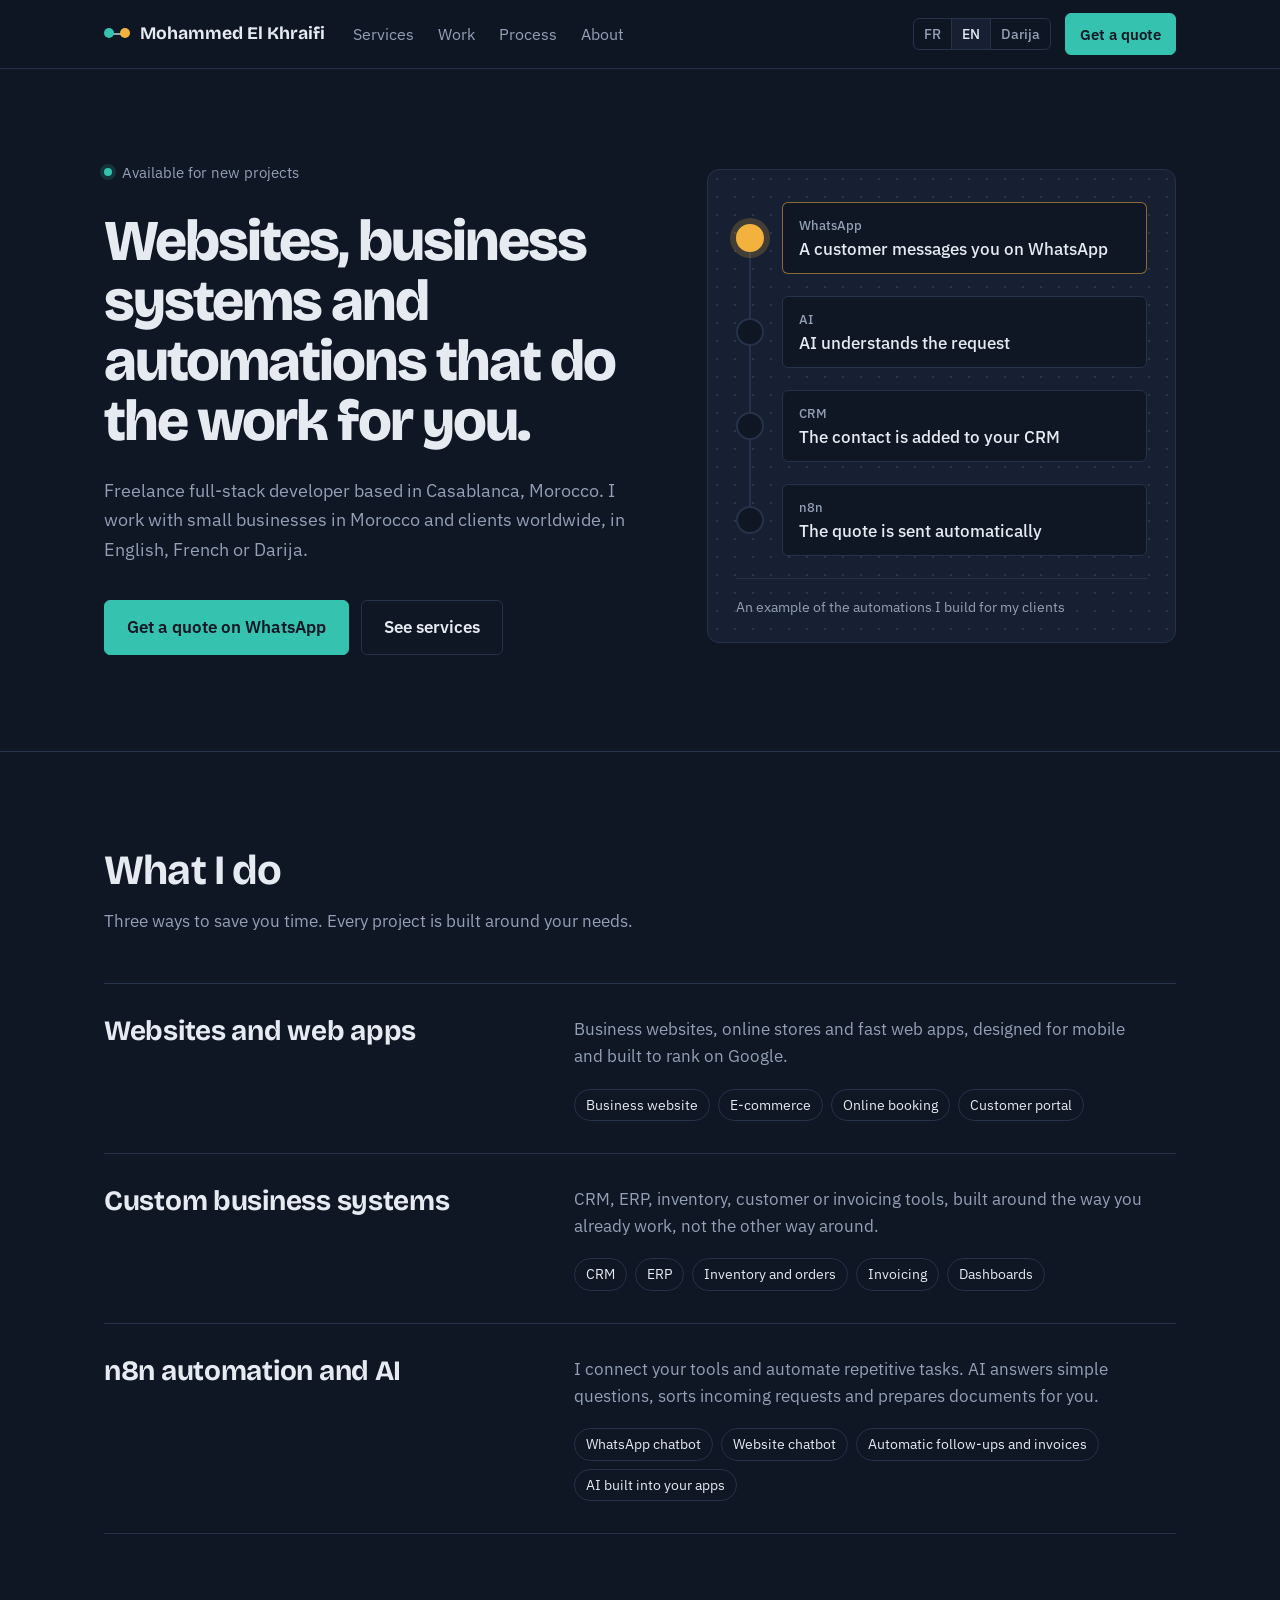
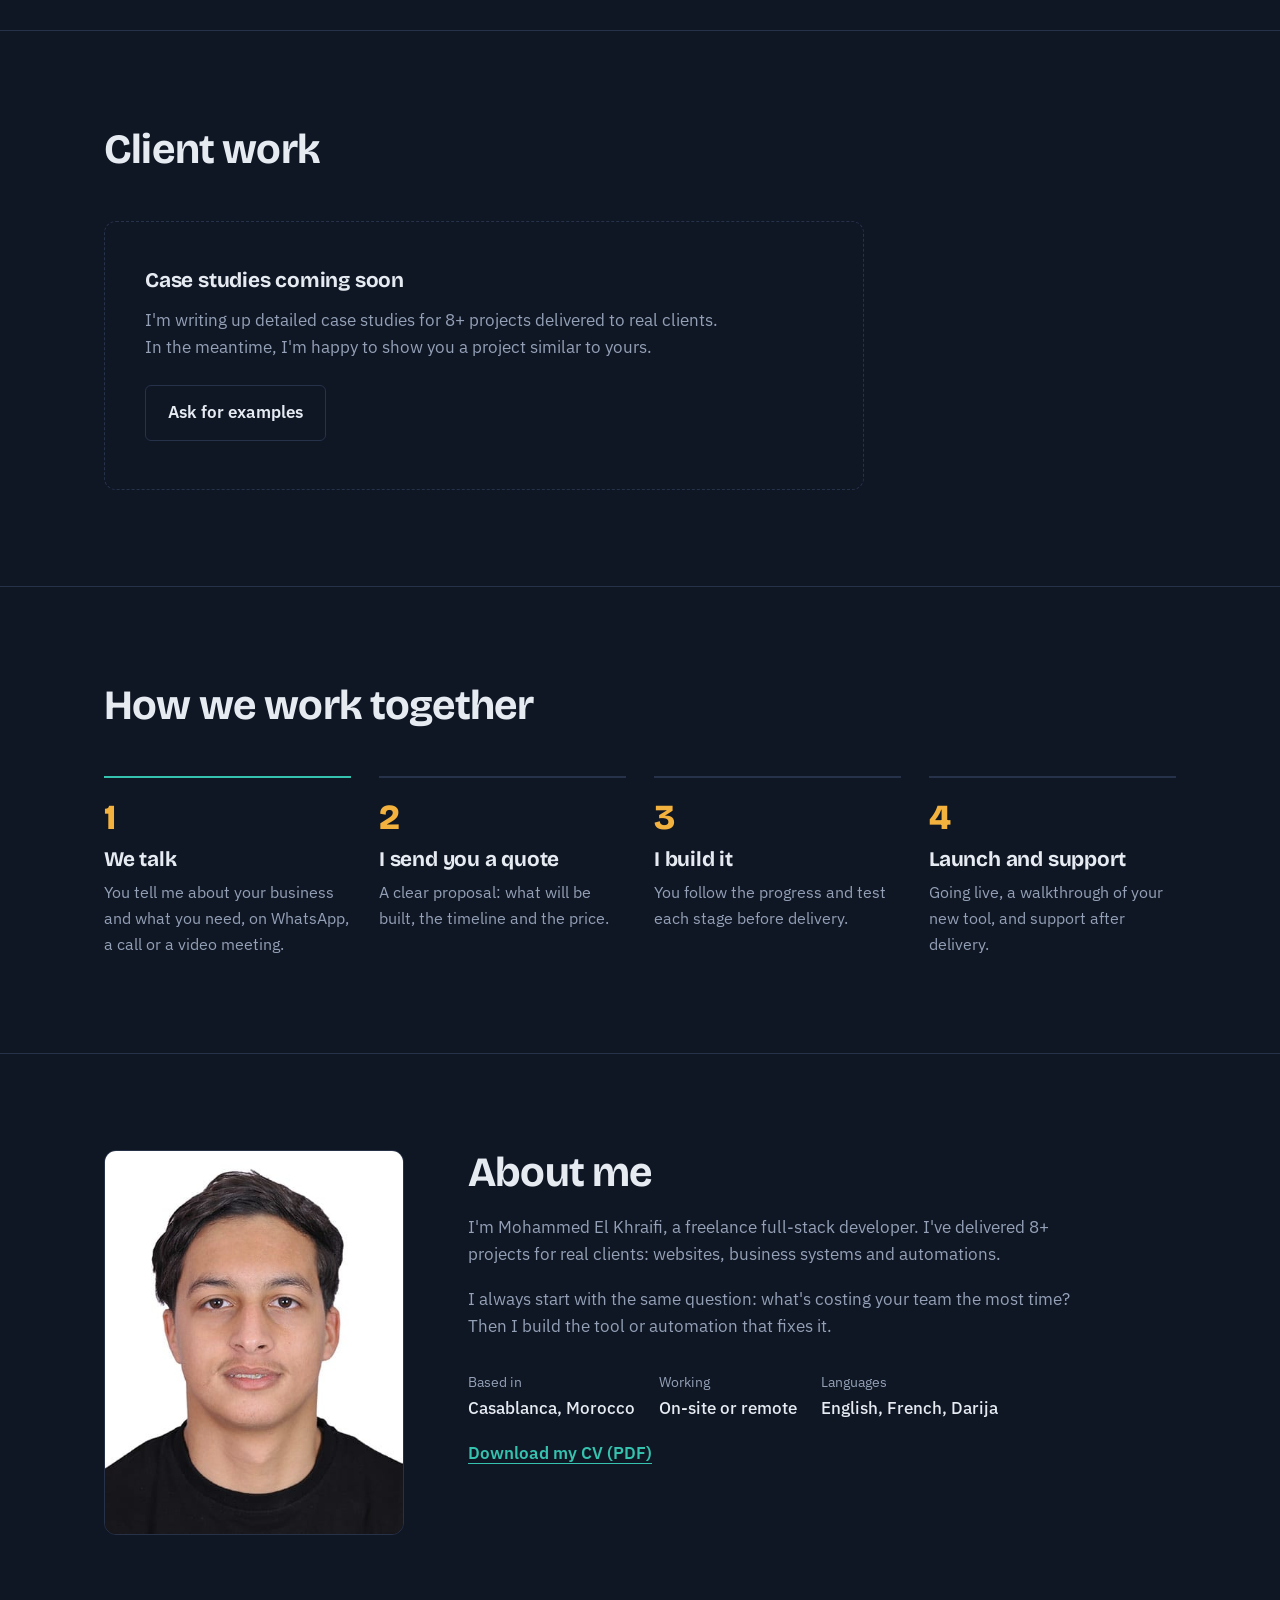
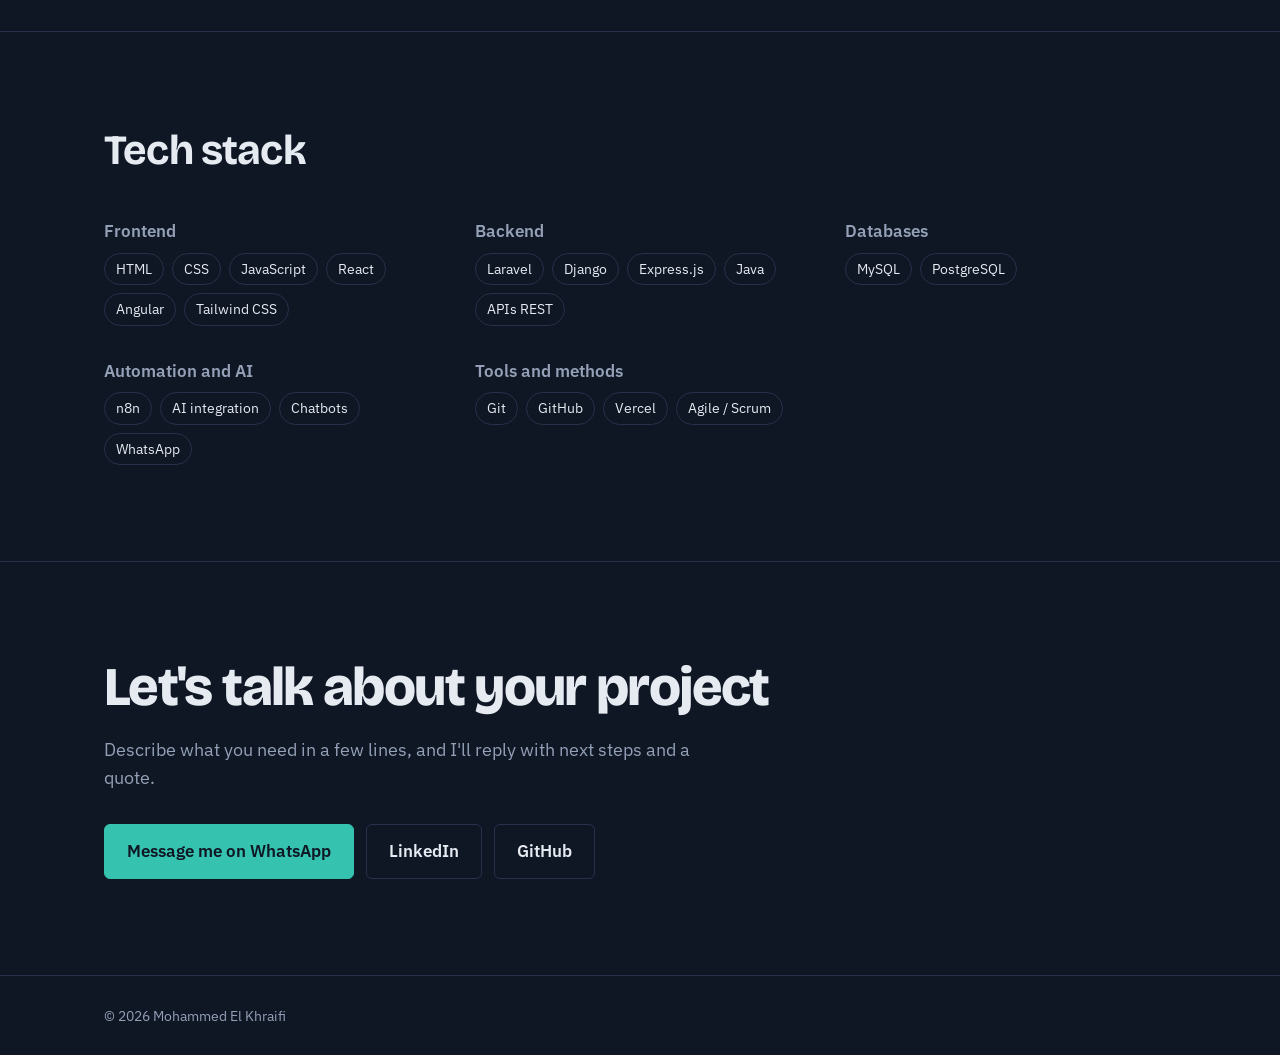
<file: index.html>
<!DOCTYPE html>
<html lang="fr">
<head>
  <meta charset="UTF-8">
  <meta name="viewport" content="width=device-width, initial-scale=1">
  <title>Mohammed El Khraifi | Développeur full-stack freelance, automatisation n8n et IA</title>
  <meta name="description" content="Développeur full-stack freelance à Casablanca : sites web, systèmes de gestion sur mesure (CRM, ERP), automatisation n8n et intégration d'IA pour PME au Maroc et clients à l'international.">
  <meta property="og:type" content="website">
  <meta property="og:title" content="Mohammed El Khraifi | Développeur full-stack freelance">
  <meta property="og:description" content="Sites web, systèmes de gestion et automatisations n8n + IA, en français, anglais ou darija.">
  <meta property="og:image" content="assets/mohammed.jpg">
  <meta name="theme-color" content="#0F1624">
  <link rel="icon" href="data:image/svg+xml,%3Csvg xmlns='http://www.w3.org/2000/svg' viewBox='0 0 64 64'%3E%3Crect width='64' height='64' rx='14' fill='%230F1624'/%3E%3Ccircle cx='20' cy='32' r='7' fill='%2335C2AE'/%3E%3Ccircle cx='44' cy='32' r='7' fill='%23F3B23E'/%3E%3Cpath d='M27 32h10' stroke='%2393A0B6' stroke-width='3'/%3E%3C/svg%3E">
  <link rel="preconnect" href="https://fonts.googleapis.com">
  <link rel="preconnect" href="https://fonts.gstatic.com" crossorigin>
  <link href="https://fonts.googleapis.com/css2?family=Bricolage+Grotesque:opsz,wght@12..96,500;12..96,700;12..96,800&family=IBM+Plex+Sans:wght@400;500;600&display=swap" rel="stylesheet">
  <link rel="stylesheet" href="assets/style.css">
</head>
<body>
  <a class="skip" href="#main" data-i18n="nav.skip">Aller au contenu</a>

  <header class="topbar">
    <div class="wrap topbar-inner">
      <a class="brand" href="#top" aria-label="Mohammed El Khraifi">
        <span class="brand-mark" aria-hidden="true"></span>
        Mohammed El Khraifi
      </a>
      <nav class="nav" aria-label="Navigation principale">
        <a href="#services" data-i18n="nav.services">Services</a>
        <a href="#projets" data-i18n="nav.work">Projets</a>
        <a href="#methode" data-i18n="nav.process">Méthode</a>
        <a href="#apropos" data-i18n="nav.about">À propos</a>
      </nav>
      <div class="topbar-actions">
        <div class="lang" role="group" aria-label="Langue">
          <button type="button" data-lang="fr" aria-pressed="true">FR</button>
          <button type="button" data-lang="en" aria-pressed="false">EN</button>
          <button type="button" data-lang="ary" aria-pressed="false">Darija</button>
        </div>
        <a class="btn btn-small" data-wa href="https://wa.me/212698804769" target="_blank" rel="noopener" data-i18n="nav.quote">Demander un devis</a>
      </div>
    </div>
  </header>

  <main id="main">
    <!-- HERO -->
    <section class="hero" id="top">
      <div class="wrap hero-grid">
        <div class="hero-copy">
          <p class="status"><span class="status-dot" aria-hidden="true"></span><span data-i18n="hero.status">Disponible pour de nouveaux projets</span></p>
          <h1 data-i18n="hero.title">Sites web, systèmes de gestion et automatisations qui travaillent pour vous.</h1>
          <p class="lead" data-i18n="hero.lead">Développeur full-stack freelance basé à Casablanca. Je travaille avec des PME au Maroc et des clients à l'international, en français, en anglais ou en darija.</p>
          <div class="hero-ctas">
            <a class="btn" data-wa href="https://wa.me/212698804769" target="_blank" rel="noopener" data-i18n="hero.cta1">Demander un devis sur WhatsApp</a>
            <a class="btn btn-ghost" href="#services" data-i18n="hero.cta2">Voir les services</a>
          </div>
        </div>

        <figure class="flow">
          <ol class="flow-steps">
            <li class="node"><span class="node-dot" aria-hidden="true"></span><span class="node-body"><span class="node-tool">WhatsApp</span><span class="node-text" data-i18n="flow.n1">Un client écrit sur WhatsApp</span></span></li>
            <li class="node"><span class="node-dot" aria-hidden="true"></span><span class="node-body"><span class="node-tool" data-i18n="flow.t2">IA</span><span class="node-text" data-i18n="flow.n2">L'IA comprend sa demande</span></span></li>
            <li class="node"><span class="node-dot" aria-hidden="true"></span><span class="node-body"><span class="node-tool">CRM</span><span class="node-text" data-i18n="flow.n3">Le contact est ajouté au CRM</span></span></li>
            <li class="node"><span class="node-dot" aria-hidden="true"></span><span class="node-body"><span class="node-tool">n8n</span><span class="node-text" data-i18n="flow.n4">Le devis part automatiquement</span></span></li>
          </ol>
          <figcaption data-i18n="flow.caption">Exemple d'automatisation que je mets en place pour mes clients</figcaption>
        </figure>
      </div>
    </section>

    <!-- SERVICES -->
    <section class="section" id="services">
      <div class="wrap">
        <div class="section-head">
          <h2 data-i18n="services.title">Ce que je fais</h2>
          <p data-i18n="services.intro">Trois façons de vous faire gagner du temps. Chaque projet est construit sur mesure, selon votre besoin.</p>
        </div>
        <div class="services">
          <article class="service">
            <h3 data-i18n="s1.title">Sites et applications web</h3>
            <div>
              <p data-i18n="s1.text">Sites vitrines, boutiques en ligne et applications web rapides, pensés pour le mobile et bien référencés sur Google.</p>
              <ul class="tags">
                <li data-i18n="s1.e1">Site vitrine</li>
                <li data-i18n="s1.e2">E-commerce</li>
                <li data-i18n="s1.e3">Réservation en ligne</li>
                <li data-i18n="s1.e4">Espace client</li>
              </ul>
            </div>
          </article>
          <article class="service">
            <h3 data-i18n="s2.title">Systèmes de gestion sur mesure</h3>
            <div>
              <p data-i18n="s2.text">CRM, ERP, gestion de stock, de clients ou de facturation : un outil construit autour de votre façon de travailler, pas l'inverse.</p>
              <ul class="tags">
                <li>CRM</li>
                <li>ERP</li>
                <li data-i18n="s2.e3">Stock et commandes</li>
                <li data-i18n="s2.e4">Facturation</li>
                <li data-i18n="s2.e5">Tableaux de bord</li>
              </ul>
            </div>
          </article>
          <article class="service">
            <h3 data-i18n="s3.title">Automatisation n8n et IA</h3>
            <div>
              <p data-i18n="s3.text">Je connecte vos outils et j'automatise les tâches répétitives. L'IA répond aux questions simples, trie les demandes et prépare les documents à votre place.</p>
              <ul class="tags">
                <li data-i18n="s3.e1">Chatbot WhatsApp</li>
                <li data-i18n="s3.e2">Chatbot pour site web</li>
                <li data-i18n="s3.e3">Relances et factures automatiques</li>
                <li data-i18n="s3.e4">IA intégrée à vos applications</li>
              </ul>
            </div>
          </article>
        </div>
      </div>
    </section>

    <!-- PROJETS : à compléter avec les études de cas -->
    <section class="section" id="projets">
      <div class="wrap">
        <div class="section-head">
          <h2 data-i18n="work.title">Projets réalisés</h2>
        </div>
        <div class="projects-empty">
          <h3 data-i18n="work.empty.title">Les études de cas arrivent bientôt</h3>
          <p data-i18n="work.empty.text">Je prépare la présentation détaillée de plus de 8 projets livrés à des clients réels. En attendant, je peux vous montrer un projet proche du vôtre.</p>
          <a class="btn btn-ghost" data-wa data-wa-key="wa.examples" href="https://wa.me/212698804769" target="_blank" rel="noopener" data-i18n="work.empty.cta">Demander des exemples</a>
        </div>
        <!--
          Modèle d'étude de cas (à dupliquer quand les infos des projets seront prêtes) :
          <article class="case">
            <img src="assets/projets/nom.jpg" alt="">
            <h3>Nom du projet</h3>
            <p class="case-client">Type de client, ville</p>
            <p>Problème → solution</p>
            <p class="case-result">Résultat chiffré</p>
            <ul class="tags"><li>Laravel</li><li>n8n</li></ul>
          </article>
        -->
      </div>
    </section>

    <!-- MÉTHODE -->
    <section class="section" id="methode">
      <div class="wrap">
        <div class="section-head">
          <h2 data-i18n="process.title">Comment on travaille ensemble</h2>
        </div>
        <ol class="steps">
          <li>
            <h3 data-i18n="p1.title">On échange</h3>
            <p data-i18n="p1.text">Vous m'expliquez votre activité et votre besoin, sur WhatsApp, en appel ou en visio.</p>
          </li>
          <li>
            <h3 data-i18n="p2.title">Je vous envoie un devis</h3>
            <p data-i18n="p2.text">Une proposition claire : ce qui sera fait, le délai et le prix.</p>
          </li>
          <li>
            <h3 data-i18n="p3.title">Je développe</h3>
            <p data-i18n="p3.text">Vous suivez l'avancement et testez chaque étape avant la livraison.</p>
          </li>
          <li>
            <h3 data-i18n="p4.title">Livraison et suivi</h3>
            <p data-i18n="p4.text">Mise en ligne, prise en main de l'outil et support après la livraison.</p>
          </li>
        </ol>
      </div>
    </section>

    <!-- À PROPOS -->
    <section class="section" id="apropos">
      <div class="wrap about">
        <img class="about-photo" src="assets/mohammed.jpg" alt="Mohammed El Khraifi" width="413" height="531" loading="lazy">
        <div class="about-copy">
          <h2 data-i18n="about.title">À propos</h2>
          <p data-i18n="about.text1">Je m'appelle Mohammed El Khraifi. Je suis développeur full-stack freelance et j'ai livré plus de 8 projets à des clients réels : sites web, systèmes de gestion et automatisations.</p>
          <p data-i18n="about.text2">Je commence toujours par la même question : qu'est-ce qui fait perdre du temps à votre équipe ? Ensuite, je construis l'outil ou l'automatisation qui règle ce problème.</p>
          <dl class="facts">
            <div><dt data-i18n="about.f1k">Basé à</dt><dd data-i18n="about.f1v">Casablanca, Maroc</dd></div>
            <div><dt data-i18n="about.f2k">Collaboration</dt><dd data-i18n="about.f2v">Sur place ou à distance</dd></div>
            <div><dt data-i18n="about.f3k">Langues</dt><dd data-i18n="about.f3v">Français, anglais, darija</dd></div>
          </dl>
          <a class="link-cv" href="assets/cv-mohammed-elkhraifi.pdf" download="CV-Mohammed-El-Khraifi.pdf" data-i18n="about.cv">Télécharger mon CV (PDF)</a>
        </div>
      </div>
    </section>

    <!-- COMPÉTENCES -->
    <section class="section" id="competences">
      <div class="wrap">
        <div class="section-head">
          <h2 data-i18n="skills.title">Technologies</h2>
        </div>
        <div class="skills">
          <div>
            <h3>Frontend</h3>
            <ul class="tags"><li>HTML</li><li>CSS</li><li>JavaScript</li><li>React</li><li>Angular</li><li>Tailwind CSS</li></ul>
          </div>
          <div>
            <h3>Backend</h3>
            <ul class="tags"><li>Laravel</li><li>Django</li><li>Express.js</li><li>Java</li><li>APIs REST</li></ul>
          </div>
          <div>
            <h3 data-i18n="skills.db">Bases de données</h3>
            <ul class="tags"><li>MySQL</li><li>PostgreSQL</li></ul>
          </div>
          <div>
            <h3 data-i18n="skills.auto">Automatisation et IA</h3>
            <ul class="tags"><li>n8n</li><li data-i18n="skills.ai">Intégration d'IA</li><li data-i18n="skills.bots">Chatbots</li><li>WhatsApp</li></ul>
          </div>
          <div>
            <h3 data-i18n="skills.tools">Outils et méthodes</h3>
            <ul class="tags"><li>Git</li><li>GitHub</li><li>Vercel</li><li>Agile / Scrum</li></ul>
          </div>
        </div>
      </div>
    </section>

    <!-- CONTACT -->
    <section class="section contact" id="contact">
      <div class="wrap">
        <h2 data-i18n="contact.title">Parlons de votre projet</h2>
        <p data-i18n="contact.text">Décrivez votre besoin en quelques lignes, je vous réponds avec les prochaines étapes et un devis.</p>
        <div class="contact-links">
          <a class="btn" data-wa href="https://wa.me/212698804769" target="_blank" rel="noopener" data-i18n="contact.wa">Écrire sur WhatsApp</a>
          <a class="btn btn-ghost" href="https://www.linkedin.com/in/mohammed-elkhraifi-40b370296/" target="_blank" rel="noopener">LinkedIn</a>
          <a class="btn btn-ghost" href="https://github.com/ELKHRAIFI-MOHAMMED" target="_blank" rel="noopener">GitHub</a>
          <!-- À ajouter : e-mail pro et profil Upwork -->
        </div>
      </div>
    </section>
  </main>

  <footer class="footer">
    <div class="wrap">
      <p>© <span id="year">2026</span> Mohammed El Khraifi</p>
    </div>
  </footer>

  <script src="assets/i18n.js"></script>
  <script src="assets/main.js"></script>
</body>
</html>
</file>
<file: assets/style.css>
/* Palette : bleu nuit + turquoise zellige + safran */
:root {
  --night: #0F1624;
  --surface: #172033;
  --line: #26324A;
  --text: #E6EBF2;
  --muted: #93A0B6;
  --zellige: #35C2AE;
  --saffron: #F3B23E;

  --display: "Bricolage Grotesque", system-ui, sans-serif;
  --body: "IBM Plex Sans", system-ui, sans-serif;

  --wrap: 1120px;
  --radius-s: 6px;
  --radius-m: 12px;
}

*, *::before, *::after { box-sizing: border-box; }

html { scroll-behavior: smooth; scroll-padding-top: 80px; }

body {
  margin: 0;
  background: var(--night);
  color: var(--text);
  font-family: var(--body);
  font-size: 1.0625rem;
  line-height: 1.6;
  -webkit-font-smoothing: antialiased;
}

img { max-width: 100%; display: block; }
a { color: inherit; }

h1, h2, h3 {
  font-family: var(--display);
  line-height: 1.1;
  margin: 0;
  letter-spacing: -0.02em;
}
h2 { font-size: clamp(1.9rem, 3.4vw, 2.6rem); font-weight: 700; }
h3 { font-size: 1.3rem; font-weight: 700; letter-spacing: -0.01em; }
p { margin: 0; }

:focus-visible {
  outline: 2px solid var(--saffron);
  outline-offset: 3px;
  border-radius: 4px;
}

.wrap { max-width: var(--wrap); margin: 0 auto; padding: 0 24px; }

.skip {
  position: absolute; left: 16px; top: -60px;
  background: var(--saffron); color: var(--night);
  padding: 8px 14px; border-radius: var(--radius-s); z-index: 100;
  font-weight: 600; text-decoration: none;
}
.skip:focus { top: 12px; }

/* Boutons */
.btn {
  display: inline-flex; align-items: center; justify-content: center;
  gap: 8px;
  padding: 13px 22px;
  border-radius: var(--radius-s);
  background: var(--zellige);
  color: var(--night);
  font-weight: 600;
  text-decoration: none;
  border: 1px solid var(--zellige);
  transition: background-color .15s, color .15s, border-color .15s;
}
.btn:hover { background: #4fd6c2; border-color: #4fd6c2; }
.btn-ghost { background: transparent; color: var(--text); border-color: var(--line); }
.btn-ghost:hover { background: var(--surface); border-color: var(--muted); }
.btn-small { padding: 8px 14px; font-size: .95rem; }

/* Barre du haut */
.topbar {
  position: sticky; top: 0; z-index: 50;
  background: rgba(15, 22, 36, .88);
  backdrop-filter: blur(10px);
  border-bottom: 1px solid var(--line);
}
.topbar-inner { display: flex; align-items: center; gap: 28px; height: 68px; }
.brand {
  display: flex; align-items: center; gap: 10px;
  font-family: var(--display); font-weight: 700; font-size: 1.1rem;
  text-decoration: none; white-space: nowrap;
}
.brand-mark {
  width: 26px; height: 12px; position: relative; flex: none;
  background: linear-gradient(var(--muted), var(--muted)) center / 10px 2px no-repeat;
}
.brand-mark::before, .brand-mark::after {
  content: ""; position: absolute; top: 0; width: 10px; height: 10px; border-radius: 50%;
}
.brand-mark::before { left: 0; background: var(--zellige); }
.brand-mark::after { right: 0; background: var(--saffron); }

.nav { display: flex; gap: 24px; margin-right: auto; }
.nav a { color: var(--muted); text-decoration: none; font-size: .97rem; }
.nav a:hover { color: var(--text); }

.topbar-actions { display: flex; align-items: center; gap: 14px; }
.lang {
  display: flex; border: 1px solid var(--line); border-radius: var(--radius-s); overflow: hidden;
}
.lang button {
  background: none; border: 0; color: var(--muted);
  font: 500 .88rem var(--body);
  padding: 6px 10px; cursor: pointer;
}
.lang button + button { border-left: 1px solid var(--line); }
.lang button:hover { color: var(--text); }
.lang button[aria-pressed="true"] { background: var(--surface); color: var(--text); }

/* Hero */
.hero { padding: 88px 0 96px; }
.hero-grid {
  display: grid; grid-template-columns: 1.15fr 1fr; gap: 64px; align-items: center;
}
.status {
  display: inline-flex; align-items: center; gap: 10px;
  color: var(--muted); font-size: .95rem; margin-bottom: 28px;
}
.status-dot {
  width: 8px; height: 8px; border-radius: 50%; background: var(--zellige);
  box-shadow: 0 0 0 4px rgba(53, 194, 174, .18);
}
.hero h1 {
  font-size: clamp(2.4rem, 4.6vw, 3.6rem);
  font-weight: 800;
  letter-spacing: -0.035em;
  line-height: 1.04;
  max-width: 16ch;
}
.lead { color: var(--muted); font-size: 1.15rem; max-width: 52ch; margin-top: 24px; }
.hero-ctas { display: flex; flex-wrap: wrap; gap: 12px; margin-top: 36px; }

/* Workflow n8n : l'élément signature du site */
.flow {
  margin: 0;
  padding: 32px 28px 24px;
  border: 1px solid var(--line);
  border-radius: var(--radius-m);
  background:
    radial-gradient(circle, rgba(147, 160, 182, .16) 1px, transparent 1.4px) 0 0 / 18px 18px,
    var(--surface);
}
.flow-steps {
  list-style: none; margin: 0; padding: 0;
  display: grid; gap: 22px;
  position: relative;
}
/* fil entre les nœuds */
.flow-steps::before {
  content: ""; position: absolute;
  left: 13px; top: 26px; bottom: 26px; width: 2px;
  background: var(--line);
}
.node {
  position: relative;
  display: flex; align-items: center; gap: 18px;
}
.node-dot {
  flex: none; width: 28px; height: 28px; border-radius: 50%;
  background: var(--night); border: 2px solid var(--line);
  position: relative; z-index: 1;
  transition: border-color .35s, background-color .35s, box-shadow .35s;
}
.node-body {
  flex: 1;
  display: flex; flex-direction: column; gap: 2px;
  padding: 12px 16px;
  background: var(--night);
  border: 1px solid var(--line);
  border-radius: var(--radius-s);
  transition: border-color .35s;
}
.node-tool { font-size: .82rem; color: var(--muted); font-weight: 500; }
.node-text { font-weight: 500; line-height: 1.35; }

.node.is-active .node-dot {
  border-color: var(--saffron); background: var(--saffron);
  box-shadow: 0 0 0 6px rgba(243, 178, 62, .2);
}
.node.is-active .node-body { border-color: rgba(243, 178, 62, .55); }
.node.is-done .node-dot { border-color: var(--zellige); background: var(--zellige); }

.flow figcaption {
  margin-top: 22px; padding-top: 16px; border-top: 1px solid var(--line);
  color: var(--muted); font-size: .9rem;
}

/* Sections */
.section { padding: 96px 0; border-top: 1px solid var(--line); }
.section-head { display: grid; gap: 14px; margin-bottom: 48px; max-width: 640px; }
.section-head p { color: var(--muted); }

/* Services : lignes, pas de cartes */
.services { display: grid; }
.service {
  display: grid; grid-template-columns: 1fr 1.4fr; gap: 40px;
  padding: 32px 0;
  border-top: 1px solid var(--line);
}
.service:last-child { border-bottom: 1px solid var(--line); }
.service h3 { font-size: clamp(1.4rem, 2.4vw, 1.75rem); }
.service p { color: var(--muted); max-width: 58ch; }

.tags { list-style: none; padding: 0; margin: 18px 0 0; display: flex; flex-wrap: wrap; gap: 8px; }
.tags li {
  font-size: .88rem; padding: 4px 11px;
  border: 1px solid var(--line); border-radius: 999px; color: var(--text);
}

/* Projets : emplacement vide (pointillés = à compléter) */
.projects-empty {
  border: 1.5px dashed var(--line);
  border-radius: var(--radius-m);
  padding: 48px 40px;
  display: grid; gap: 14px; justify-items: start;
  max-width: 760px;
}
.projects-empty p { color: var(--muted); max-width: 58ch; margin-bottom: 10px; }

/* Méthode : vraie séquence, donc numérotée */
.steps {
  list-style: none; padding: 0; margin: 0;
  display: grid; grid-template-columns: repeat(4, 1fr); gap: 28px;
  counter-reset: step;
}
.steps li { counter-increment: step; padding-top: 22px; border-top: 2px solid var(--line); }
.steps li:first-child { border-top-color: var(--zellige); }
.steps li::before {
  content: counter(step);
  display: block; font-family: var(--display); font-weight: 800;
  font-size: 2.2rem; line-height: 1; color: var(--saffron); margin-bottom: 14px;
}
.steps p { color: var(--muted); margin-top: 8px; font-size: 1rem; }

/* À propos */
.about { display: grid; grid-template-columns: 300px 1fr; gap: 64px; align-items: start; }
.about-photo {
  width: 100%; height: auto;
  border-radius: var(--radius-m);
  border: 1px solid var(--line);
  filter: saturate(.9);
}
.about-copy { display: grid; gap: 18px; max-width: 62ch; }
.about-copy p { color: var(--muted); }
.facts { display: grid; grid-template-columns: repeat(3, auto); gap: 24px; margin: 12px 0 0; justify-content: start; }
.facts dt { color: var(--muted); font-size: .88rem; }
.facts dd { margin: 2px 0 0; font-weight: 500; }
.link-cv { color: var(--zellige); font-weight: 600; text-underline-offset: 4px; justify-self: start; }
.link-cv:hover { color: #4fd6c2; }

/* Compétences */
.skills { display: grid; grid-template-columns: repeat(auto-fit, minmax(240px, 1fr)); gap: 36px 40px; }
.skills h3 { font-size: 1.05rem; color: var(--muted); font-family: var(--body); font-weight: 600; letter-spacing: 0; }
.skills .tags { margin-top: 12px; }

/* Contact */
.contact .wrap { display: grid; gap: 18px; justify-items: start; }
.contact h2 { font-size: clamp(2.2rem, 4.6vw, 3.4rem); font-weight: 800; letter-spacing: -0.03em; }
.contact p { color: var(--muted); max-width: 54ch; font-size: 1.1rem; }
.contact-links { display: flex; flex-wrap: wrap; gap: 12px; margin-top: 14px; }

.footer { border-top: 1px solid var(--line); padding: 28px 0; color: var(--muted); font-size: .9rem; }

/* Responsive */
@media (max-width: 960px) {
  .nav { display: none; }
  .topbar-actions { margin-left: auto; }
  .hero { padding: 56px 0 72px; }
  .hero-grid { grid-template-columns: 1fr; gap: 48px; }
  .steps { grid-template-columns: repeat(2, 1fr); }
  .about { grid-template-columns: 1fr; gap: 32px; }
  .about-photo { max-width: 240px; }
}
@media (max-width: 640px) {
  .wrap { padding: 0 18px; }
  .brand { font-size: 0; gap: 0; }
  .topbar-actions .btn-small { display: none; }
  .section { padding: 72px 0; }
  .service { grid-template-columns: 1fr; gap: 12px; }
  .steps { grid-template-columns: 1fr; }
  .facts { grid-template-columns: 1fr; gap: 12px; }
  .projects-empty { padding: 32px 22px; }
  .flow { padding: 24px 18px 18px; }
}

@media (prefers-reduced-motion: reduce) {
  html { scroll-behavior: auto; }
  *, *::before, *::after { transition: none !important; animation: none !important; }
}
</file>
